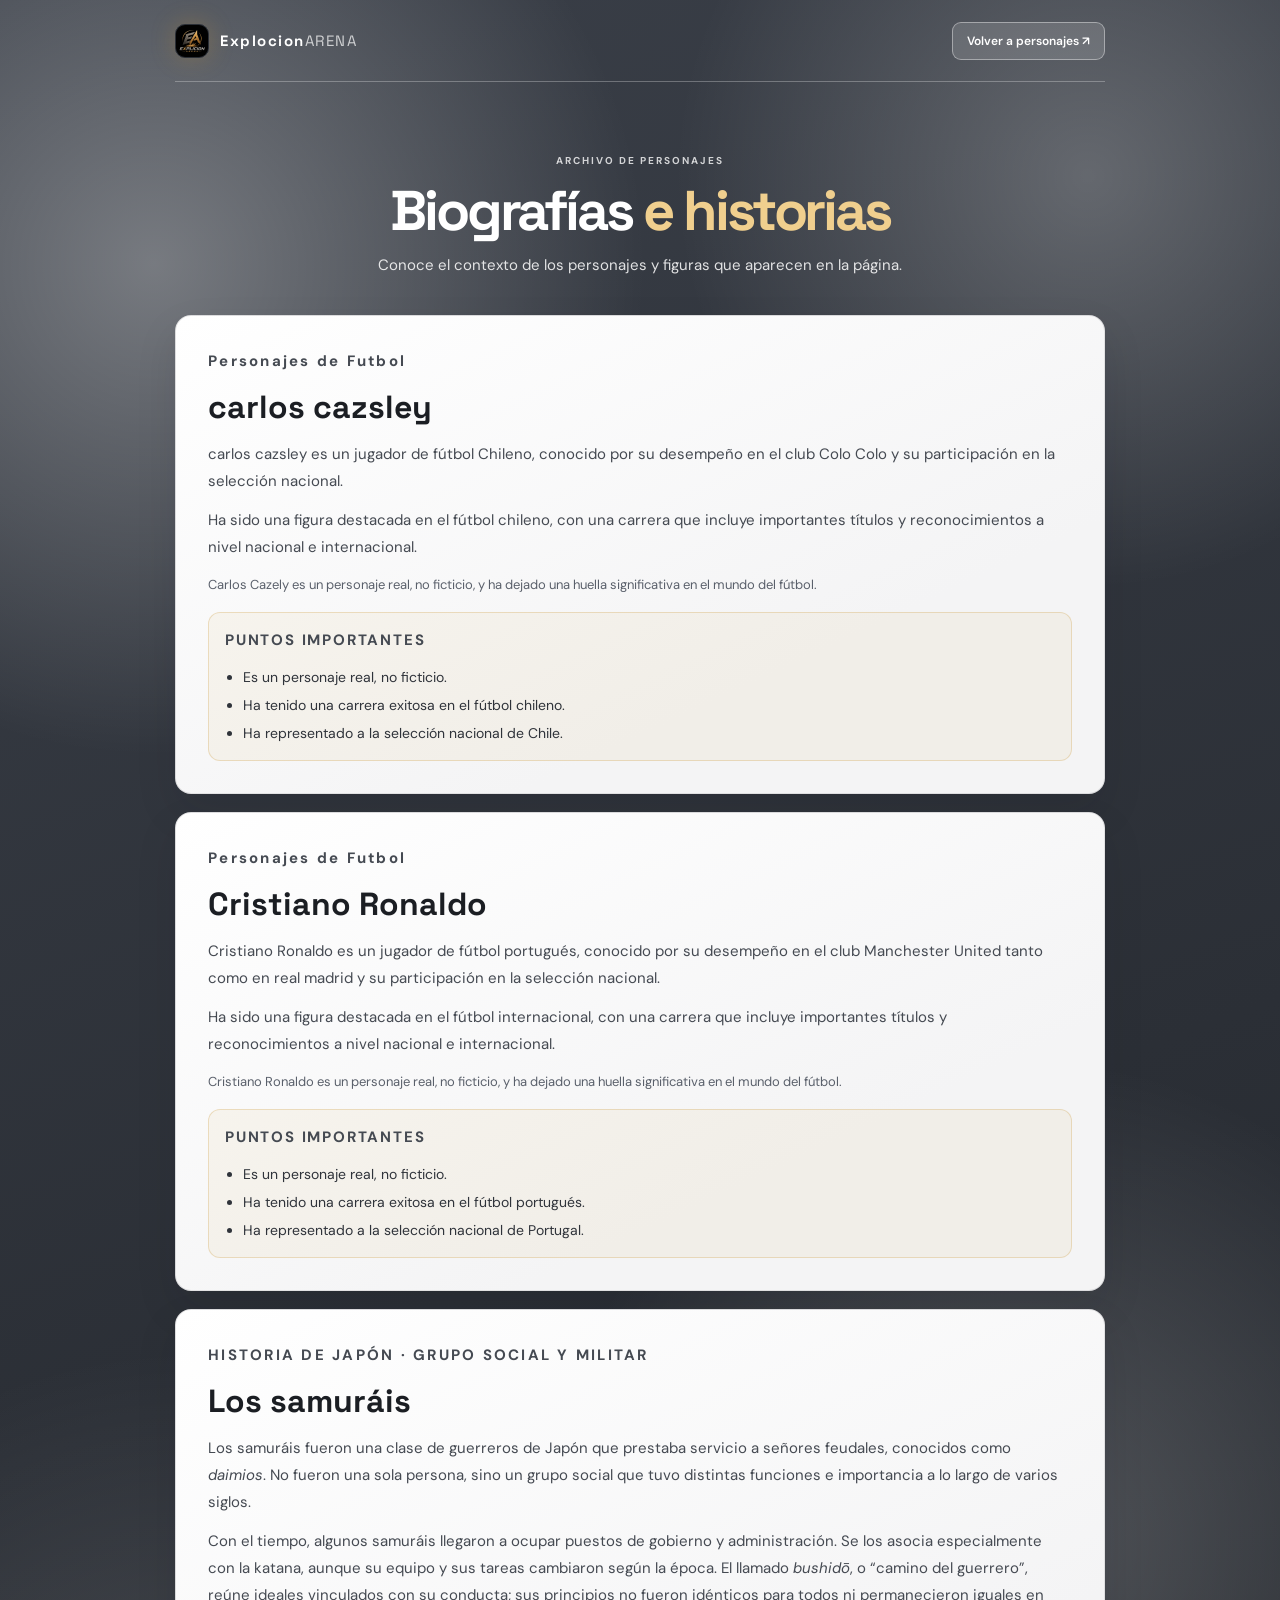
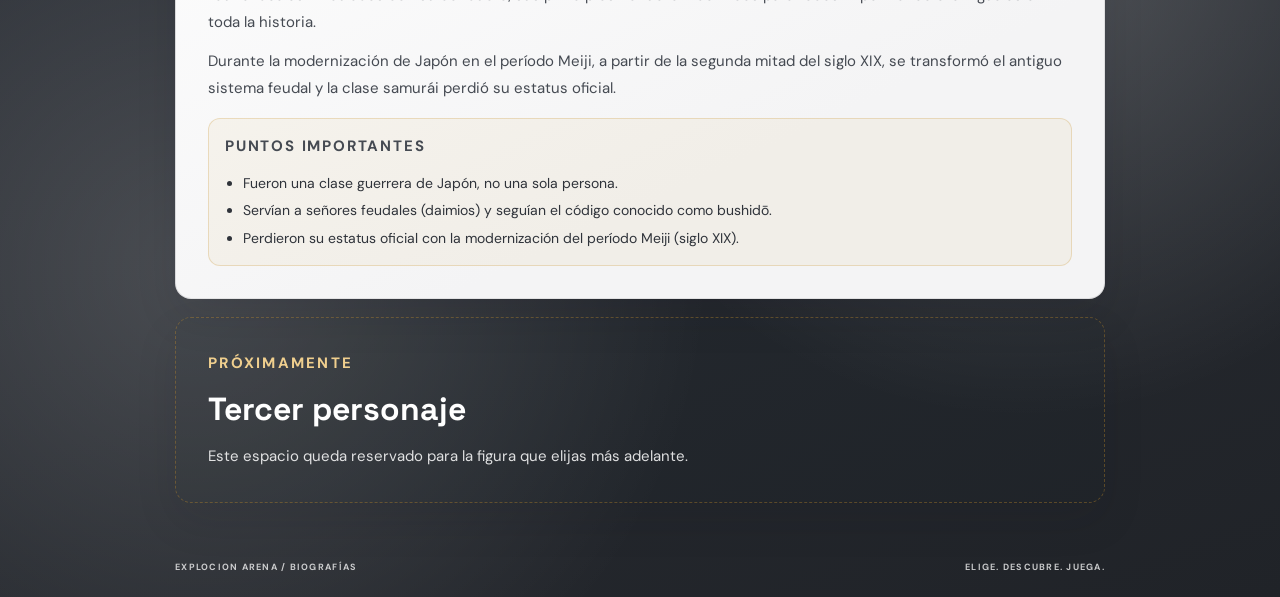
<file: Eliminado no completar.html>
<!DOCTYPE html>
<html lang="es">
<head>
    <meta charset="UTF-8">

    <meta name="viewport" content="width=device-width, initial-scale=1.0, viewport-fit=cover">

    <meta name="theme-color" content="#2b2f36">
    <title>Biografías | Personajes importantes</title>

    <link rel="icon" type="image/png" href="logo.png">
    <link rel="preconnect" href="https://fonts.googleapis.com">
    <link rel="preconnect" href="https://fonts.gstatic.com" crossorigin>
    <style>

        @import url("https://fonts.googleapis.com/css2?family=DM+Sans:wght@400;500;600;700&family=Space+Grotesk:wght@400;500;600;700&display=swap");


        * { box-sizing: border-box; }


        body {
            min-width: 320px;
            min-height: 100vh;
            margin: 0;

            background:
                radial-gradient(circle at 12% 12%, rgba(255, 255, 255, 0.32) 0%, transparent 22%),
                radial-gradient(circle at 85% 8%, rgba(255, 255, 255, 0.24) 0%, transparent 18%),
                radial-gradient(circle at 80% 70%, rgba(255, 255, 255, 0.2) 0%, transparent 26%),
                radial-gradient(circle at 15% 85%, rgba(255, 255, 255, 0.16) 0%, transparent 24%),
                linear-gradient(160deg, #3a3f48, #2b2f36 55%, #202328);
            color: #ffffff;
            font-family: "DM Sans", sans-serif;
        }


        .page-shell {
            width: min(930px, calc(100% - 40px));
            min-height: 100vh;
            margin: 0 auto;
            display: flex;
            flex-direction: column;
        }


        .topbar {
            min-height: 82px;
            display: flex;
            align-items: center;
            justify-content: space-between;
            gap: 16px;
            border-bottom: 1px solid rgba(255, 255, 255, 0.28);
        }


        .brand {
            display: inline-flex;
            align-items: center;
            gap: 11px;
            color: #ffffff;
            font-family: "Space Grotesk", sans-serif;
            font-size: 15px;
            font-weight: 700;
            letter-spacing: 0.1em;
            text-decoration: none;
        }


        .brand-mark {
            width: 34px;
            height: 34px;
            display: grid;
            place-items: center;
            border: 1px solid #2b2f36;
            border-radius: 10px;
            background: linear-gradient(145deg, #2b2f36, #1d2025);
            box-shadow: 0 0 24px rgba(200, 144, 42, 0.3);
        }


        .brand-mark { overflow: hidden; }
        .brand-mark img { width: 100%; height: 100%; object-fit: cover; display: block; }


        .brand-light { color: rgba(255, 255, 255, 0.72); font-weight: 400; }


        .nav-link {
            padding: 10px 14px;
            border: 1px solid rgba(255, 255, 255, 0.4);
            border-radius: 9px;
            background: rgba(255, 255, 255, 0.14);
            color: #ffffff;
            font-size: 12px;
            font-weight: 600;
            text-decoration: none;
        }


        .intro {
            padding: 72px 0 36px;
            text-align: center;
        }


        .eyebrow {
            margin: 0 0 14px;
            color: rgba(255, 255, 255, 0.78);
            font-size: 10px;
            font-weight: 700;
            letter-spacing: 0.2em;
        }


        h1, h2, p { margin-top: 0; }


        h1 {
            margin-bottom: 12px;
            font-family: "Space Grotesk", sans-serif;
            font-size: clamp(36px, 6vw, 56px);
            letter-spacing: -0.055em;
            line-height: 1.08;
        }


        h1 span { color: #f0cf8e; }


        .intro-copy {
            max-width: 620px;
            margin: 0 auto;
            color: rgba(255, 255, 255, 0.85);
            font-size: 15px;
            line-height: 1.7;
        }


        .bio-list {
            display: grid;
            gap: 18px;
            padding-bottom: 34px;
        }


        .bio-card {
            padding: clamp(20px, 4vw, 32px);
            border: 1px solid rgba(27, 30, 35, 0.12);
            border-radius: 16px;
            background: linear-gradient(155deg, #ffffff, #f4f4f5 70%);
            box-shadow: 0 18px 42px rgba(20, 22, 26, 0.1);
        }


        .bio-label {
            margin-bottom: 10px;
            color: #9a6a12;
            font-size: 10px;
            font-weight: 700;
            letter-spacing: 0.15em;
        }


        .bio-card h2 {
            color: #1b1e23;
            margin-bottom: 14px;
            font-family: "Space Grotesk", sans-serif;
            font-size: clamp(24px, 4vw, 32px);
        }


        .bio-card p {
            margin-bottom: 12px;
            color: #454a52;
            font-size: 15px;
            line-height: 1.8;
        }


        .bio-card p:last-child { margin-bottom: 0; }


        .note { color: #5a606b !important; font-size: 13px !important; }


        .pending {
            border-style: dashed;
            border-color: rgba(200, 144, 42, 0.35);
            background: rgba(27, 30, 35, 0.03);
        }


        .pending .bio-label { color: #f0cf8e !important; }
        .pending h2 { color: #ffffff; }
        .pending p { color: rgba(255, 255, 255, 0.85); }


        .footer {
            display: flex;
            justify-content: space-between;
            gap: 12px;
            margin-top: auto;
            padding: 24px 0;
            color: rgba(255, 255, 255, 0.75);
            font-size: 9px;
            font-weight: 700;
            letter-spacing: 0.14em;
        }


        a:focus-visible {
            outline: 2px solid #ffffff;
            outline-offset: 4px;
        }


        @media (max-width: 600px) {
            .page-shell { width: min(100% - 32px, 500px); }
            .topbar { min-height: 72px; }
            .intro { padding: 54px 0 30px; }
            .brand { font-size: 12px; }
            .nav-link { padding: 9px 10px; font-size: 11px; }
            .footer { font-size: 8px; letter-spacing: 0.08em; }
        }


        .bio-points {
            margin-top: 16px;
            padding: 14px 16px;
            border: 1px solid rgba(200, 144, 42, 0.25);
            border-radius: 12px;
            background: rgba(200, 144, 42, 0.06);
        }

        .bio-points-title {
            margin: 0 0 8px;
            color: #9a6a12;
            font-size: 11px;
            font-weight: 700;
            letter-spacing: 0.12em;
            text-transform: uppercase;
        }

        .bio-points ul {
            margin: 0;
            padding-left: 18px;
            color: #2f333a;
            font-size: 14px;
            line-height: 1.7;
        }

        .bio-points li {
            margin-bottom: 4px;
        }

        .bio-points li:last-child {
            margin-bottom: 0;
        }
    </style>
</head>
<body>

    <main class="page-shell">


        <header class="topbar">

            <a class="brand" href="index.html" aria-label="Volver al inicio">
                <span class="brand-mark" aria-hidden="true"><img src="logo.png" alt=""></span>
                <span>Explocion<span class="brand-light">ARENA</span></span>
            </a>

            <a class="nav-link" href="index.html">Volver a personajes ↗</a>
        </header>


        <section class="intro">
            <p class="eyebrow">ARCHIVO DE PERSONAJES</p>
            <h1>Biografías <span>e historias</span></h1>
            <p class="intro-copy">Conoce el contexto de los personajes y figuras que aparecen en la página.</p>
        </section>


        <section class="bio-list" aria-label="Biografías">


            <article class="bio-card" id="Carlos cazsley">
                <p class="bio-label">Personajes de Futbol</p>
                <h2>carlos cazsley </h2>
                <p>carlos cazsley es un jugador de fútbol Chileno, conocido por su desempeño en el club Colo Colo y su participación en la selección nacional.</p>
                <p>Ha sido una figura destacada en el fútbol chileno, con una carrera que incluye importantes títulos y reconocimientos a nivel nacional e internacional.</p>
                <p class="note">Carlos Cazely es un personaje real, no ficticio, y ha dejado una huella significativa en el mundo del fútbol.</p>
                <div class="bio-points">
                    <p class="bio-points-title">Puntos importantes</p>
                    <ul>
                        <li>Es un personaje real, no ficticio.</li>
                        <li>Ha tenido una carrera exitosa en el fútbol chileno.</li>
                        <li>Ha representado a la selección nacional de Chile.</li>
                    </ul>
                </div>
            </article>


            
            <article class="bio-card" id="Cristiano Ronaldo">
                <p class="bio-label">Personajes de Futbol</p>
                <h2>Cristiano Ronaldo</h2>
                <p>Cristiano Ronaldo es un jugador de fútbol portugués, conocido por su desempeño en el club Manchester United tanto como en real madrid y su participación en la selección nacional.</p>
                <p>Ha sido una figura destacada en el fútbol internacional, con una carrera que incluye importantes títulos y reconocimientos a nivel nacional e internacional.</p>
                <p class="note">Cristiano Ronaldo es un personaje real, no ficticio, y ha dejado una huella significativa en el mundo del fútbol.</p>
                <div class="bio-points">
                    <p class="bio-points-title">Puntos importantes</p>
                    <ul>
                        <li>Es un personaje real, no ficticio.</li>
                        <li>Ha tenido una carrera exitosa en el fútbol portugués.</li>
                        <li>Ha representado a la selección nacional de Portugal.</li>
                    </ul>
                </div>
            </article>



            <article class="bio-card" id="samurais">
                <p class="bio-label">HISTORIA DE JAPÓN · GRUPO SOCIAL Y MILITAR</p>
                <h2>Los samuráis</h2>
                <p>Los samuráis fueron una clase de guerreros de Japón que prestaba servicio a señores feudales, conocidos como <em>daimios</em>. No fueron una sola persona, sino un grupo social que tuvo distintas funciones e importancia a lo largo de varios siglos.</p>
                <p>Con el tiempo, algunos samuráis llegaron a ocupar puestos de gobierno y administración. Se los asocia especialmente con la katana, aunque su equipo y sus tareas cambiaron según la época. El llamado <em>bushidō</em>, o “camino del guerrero”, reúne ideales vinculados con su conducta; sus principios no fueron idénticos para todos ni permanecieron iguales en toda la historia.</p>
                <p>Durante la modernización de Japón en el período Meiji, a partir de la segunda mitad del siglo XIX, se transformó el antiguo sistema feudal y la clase samurái perdió su estatus oficial.</p>
                <div class="bio-points">
                    <p class="bio-points-title">Puntos importantes</p>
                    <ul>
                        <li>Fueron una clase guerrera de Japón, no una sola persona.</li>
                        <li>Servían a señores feudales (daimios) y seguían el código conocido como bushidō.</li>
                        <li>Perdieron su estatus oficial con la modernización del período Meiji (siglo XIX).</li>
                    </ul>
                </div>
            </article>


            <article class="bio-card pending" id="tercero">
                <p class="bio-label">PRÓXIMAMENTE</p>
                <h2>Tercer personaje</h2>
                <p>Este espacio queda reservado para la figura que elijas más adelante.</p>
            </article>

        </section>


        <footer class="footer">
            <span>EXPLOCION ARENA / BIOGRAFÍAS</span>
            <span>ELIGE. DESCUBRE. JUEGA.</span>
        </footer>

    </main>
</body>
</html>
</file>
